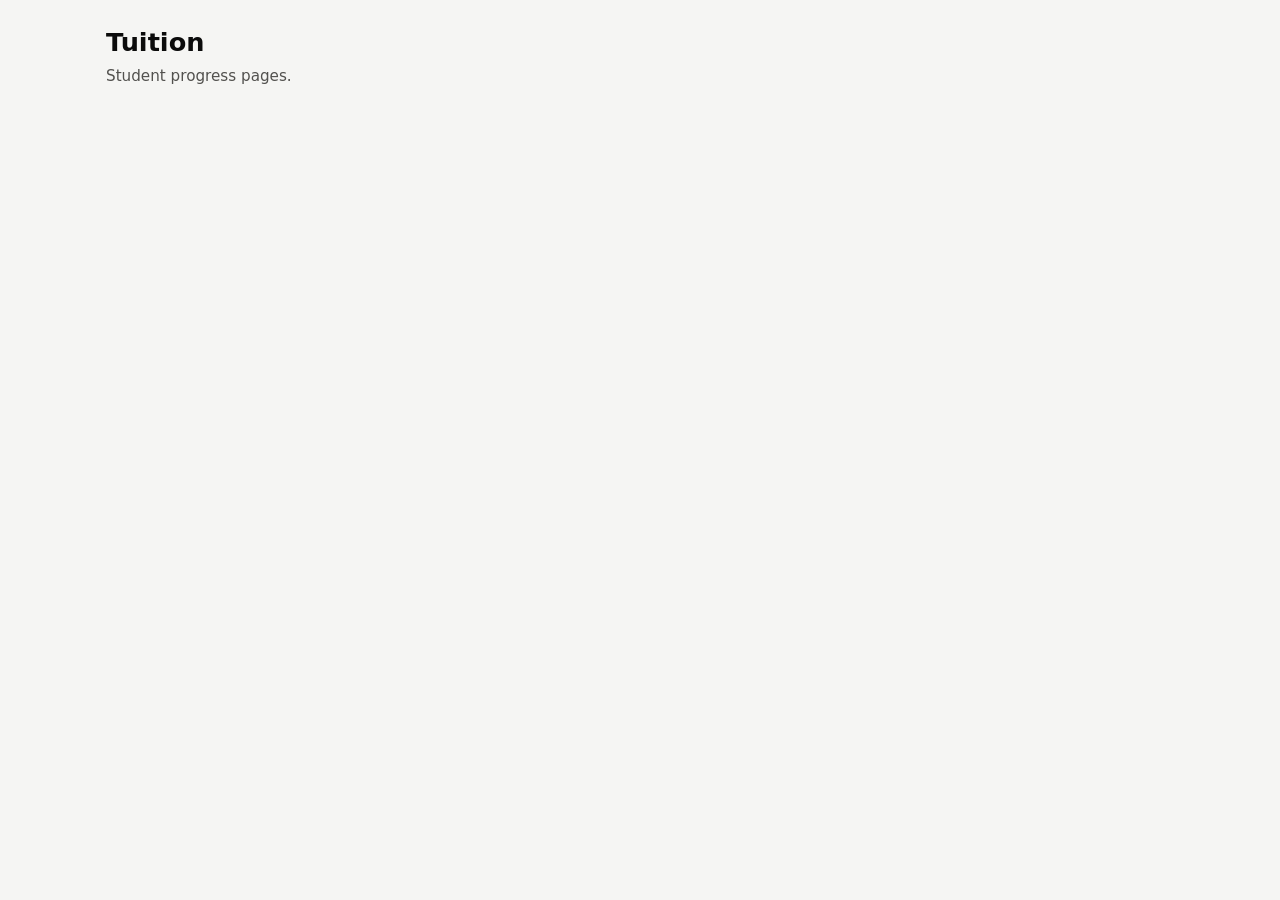
<file: index.html>
<!DOCTYPE html>
<html lang="en">
<head>
<meta charset="utf-8">
<meta name="viewport" content="width=device-width, initial-scale=1">
<meta name="robots" content="noindex, nofollow">
<title>Tuition</title>
<link rel="stylesheet" href="assets/style.css">
</head>
<body>
<main>
  <h1>Tuition</h1>
  <p class="sub">Student progress pages.</p>
</main>
</body>
</html>
</file>
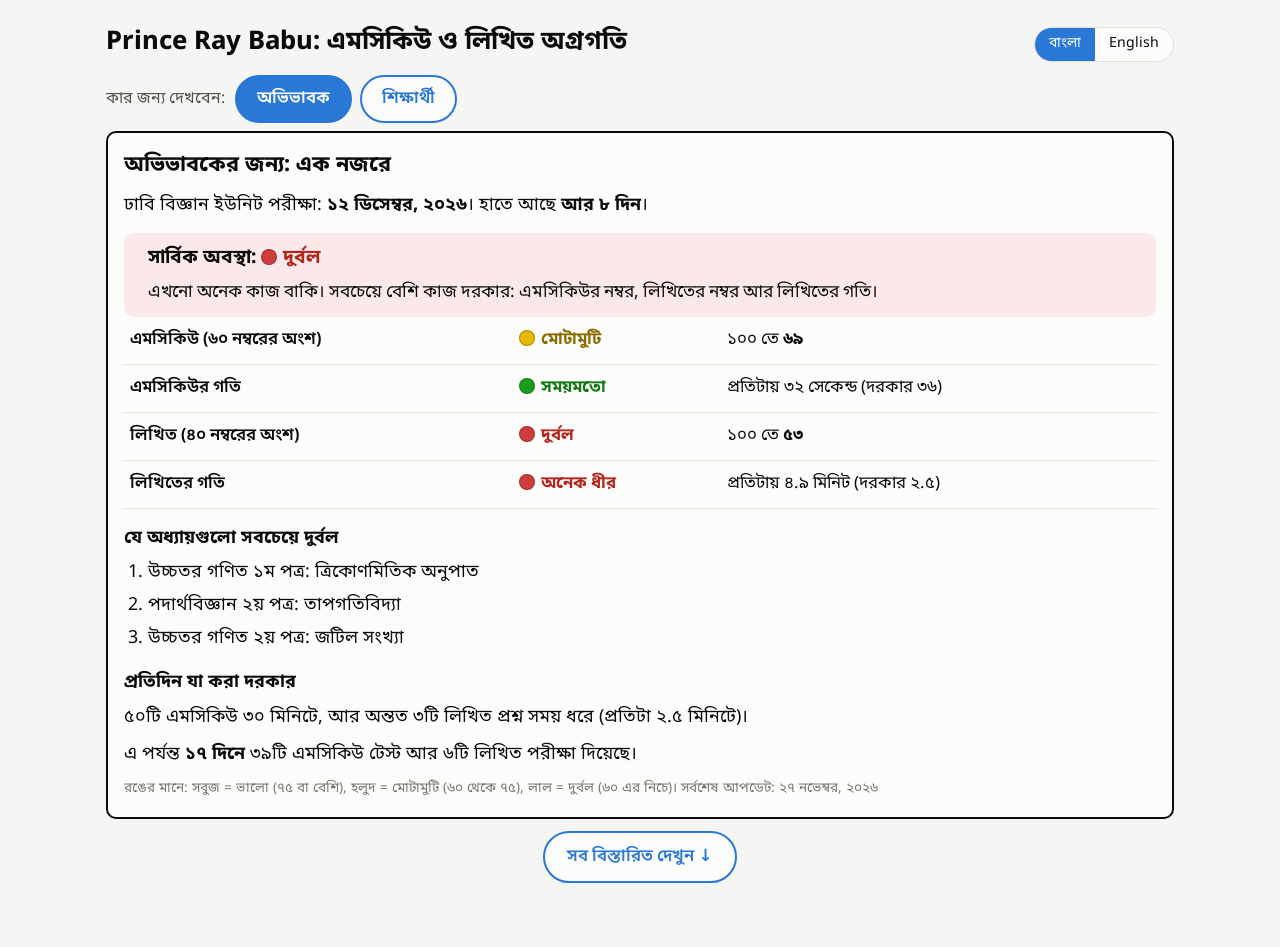
<file: prince/index.html>
<!DOCTYPE html>
<html lang="bn">
<head>
<meta charset="utf-8">
<meta name="viewport" content="width=device-width, initial-scale=1">
<meta name="robots" content="noindex, nofollow">
<title>MCQ Progress</title>
<link rel="preconnect" href="https://fonts.googleapis.com">
<link rel="preconnect" href="https://fonts.gstatic.com" crossorigin>
<link href="https://fonts.googleapis.com/css2?family=Noto+Sans+Bengali:wght@400;600;700&display=swap" rel="stylesheet">
<link rel="stylesheet" href="../assets/style.css">
<script src="https://cdn.plot.ly/plotly-2.35.2.min.js" charset="utf-8"></script>
</head>
<body>
<main>
  <div class="topbar">
    <h1><span id="student-name">Student</span>: <span data-t="title">MCQ Progress</span></h1>
    <div class="lang-switch" role="group" aria-label="Language / ভাষা">
      <button type="button" data-lang="bn" aria-pressed="true">বাংলা</button>
      <button type="button" data-lang="en" aria-pressed="false">English</button>
    </div>
  </div>
  <div class="view-switch" role="group" aria-labelledby="v-label"><span id="v-label" data-t="vLabel"></span>
    <button type="button" data-view="guardian" data-t="vGuardian"></button><button type="button" data-view="student" data-t="vStudent"></button></div>
  <section class="card guardian" id="guardian"></section>
  <p class="g-toggle-wrap"><button class="g-toggle" id="g-toggle" type="button" aria-expanded="true" aria-controls="details"></button></p>
  <div id="details">
  <p><button class="report-btn" id="open-report" type="button" data-t="openReport">Open overall report</button></p>

  <section class="profile" id="profile"></section>
  <div class="filters" id="filters"></div>

  <section class="part part-mcq" id="part-mcq">
    <div class="part-head"><span class="badge">MCQ</span><div><h2 data-t="partMcq"></h2><p class="part-sub" id="sub"></p></div></div>
    <div class="tiles" id="tiles"></div>
  <section class="charts">
    <div class="card chart"><h2 data-t="cScore"></h2><p class="how" data-t="cScoreHow"></p><div class="plot" id="plot-score"></div></div>
    <div class="card chart"><h2 data-t="cSlow"></h2><p class="how" data-t="cSlowHow"></p><div class="plot" id="plot-slow"></div></div>
    <div class="card chart"><h2 data-t="cCws"></h2><p class="how" data-t="cCwsHow"></p><div class="plot" id="plot-cws"></div></div>
    <div class="card chart"><h2 data-t="cSpeed"></h2><p class="how" data-t="cSpeedHow"></p><div class="plot" id="plot-speed"></div></div>
  </section>
  <div class="card">
    <h2 data-t="allTests"></h2>
    <div class="table-wrap"><table>
      <thead><tr><th data-t="thDate"></th><th data-t="thSubj"></th><th class="left" data-t="thCh"></th><th data-t="thTotal"></th><th data-t="thTime"></th>
        <th data-t="correct"></th><th data-t="wrong"></th><th data-t="skipped"></th><th data-t="thScore"></th><th data-t="thVs"></th><th data-t="thPer"></th><th class="left" data-t="thBook"></th></tr></thead>
      <tbody id="rows"></tbody>
    </table></div>
    <p class="both-note" data-t="bothNote"></p>
  </div>
  </section>

  <section class="part part-written" id="written-sec" hidden>
    <div class="part-head"><span class="badge" data-t="wBadge"></span><div><h2 data-t="wTitle"></h2><p class="part-sub" id="w-sub"></p></div></div>
    <div class="tiles" id="w-tiles"></div>
    <div class="card chart"><h2 data-t="wChart"></h2><p class="how" data-t="wChartHow"></p><div class="plot" id="plot-written"></div></div>
    <div class="card"><h2 data-t="wAll"></h2>
    <div class="table-wrap"><table>
      <thead><tr><th data-t="thDate"></th><th data-t="thSubj"></th><th class="left" data-t="thCh"></th><th data-t="wQ"></th><th data-t="wMarks"></th><th data-t="thScore2"></th><th data-t="wTime"></th></tr></thead>
      <tbody id="wrows"></tbody>
    </table></div>
    <p class="both-note" data-t="bothNote"></p></div>
  </section>

  <section class="card report" id="report">
    <h2 data-t="reportTitle"></h2>
    <div id="report-body"></div>
  </section>

  <footer data-t="footer"></footer>
  </div>
</main>

<div class="modal-backdrop" id="report-modal" hidden>
  <div class="modal card report" role="dialog" aria-modal="true" aria-labelledby="modal-title">
    <div class="modal-head">
      <div class="lang-switch" role="group" aria-label="Language / ভাষা">
        <button type="button" data-lang="bn" aria-pressed="true">বাংলা</button>
        <button type="button" data-lang="en" aria-pressed="false">English</button>
      </div>
      <button class="modal-x" id="modal-close" type="button" aria-label="Close">&times;</button>
    </div>
    <h2 id="modal-title"></h2>
    <div id="modal-body"></div>
    <p class="modal-foot"><button class="report-btn" id="modal-ok" type="button"></button></p>
  </div>
</div>
<script src="../assets/i18n.js"></script>
<script src="../assets/report.js"></script>
<script src="../assets/gist.js"></script>
<script src="../assets/guardian.js"></script>
<script src="../assets/student.js"></script>
</body>
</html>
</file>
<file: assets/style.css>
:root {
  color-scheme: light;
  --surface-0: #f5f5f3; --surface-1: #fcfcfb; --border: #e2e1dc;
  --text-primary: #0b0b0b; --text-secondary: #52514e; --text-muted: #77766f;
  --series-1: #2a78d6; --good: #0ca30c; --critical: #d03b3b; --neutral: #a3a29b;
  --grid: #ecebe7;
  --written: #c2620a; --written-bg: #fdf3ea; --mcq-bg: #eef4fc;
  --both: #7b3fbf; --both-bg: #f1e9fb;
}
@media (prefers-color-scheme: dark) {
  :root {
    color-scheme: dark;
    --surface-0: #121211; --surface-1: #1a1a19; --border: #33332f;
    --text-primary: #f0efec; --text-secondary: #c3c2b7; --text-muted: #9a998f;
    --series-1: #3987e5; --neutral: #6f6e67; --grid: #2a2a27;
    --written: #e8883a; --written-bg: #2a2018; --mcq-bg: #17212d;
    --both: #c39bf0; --both-bg: #2a2036;
  }
}
* { box-sizing: border-box; }
body { margin: 0; font-family: "Noto Sans Bengali", system-ui, -apple-system, "Segoe UI", Roboto, Arial, sans-serif;
  background: var(--surface-0); color: var(--text-primary); line-height: 1.45; }
main { max-width: 1100px; margin: 0 auto; padding: 24px 16px 48px; }
h1 { font-size: 1.6rem; margin: 0 0 4px; }
h2 { font-size: 1.05rem; margin: 0 0 12px; }
.sub { color: var(--text-secondary); margin: 0 0 20px; font-size: .95rem; }
.card { background: var(--surface-1); border: 1px solid var(--border); border-radius: 10px; padding: 16px; }
.profile { display: grid; grid-template-columns: repeat(auto-fit, minmax(240px, 1fr)); gap: 12px; margin-bottom: 20px; }
.profile dl { margin: 0; display: grid; grid-template-columns: max-content 1fr; gap: 4px 12px; font-size: .92rem; }
.profile dt { color: var(--text-muted); }
.profile dd { margin: 0; }
.tiles { display: grid; grid-template-columns: repeat(auto-fit, minmax(150px, 1fr)); gap: 12px; margin-bottom: 20px; }
.tile .label { color: var(--text-secondary); font-size: .82rem; }
.tile .value { font-size: 1.7rem; font-weight: 650; }
.tile .hint { color: var(--text-muted); font-size: .78rem; }
.filters { display: flex; flex-wrap: wrap; gap: 8px; align-items: center; margin-bottom: 12px; }
.filters span { color: var(--text-secondary); font-size: .9rem; margin-right: 4px; }
.filters button { font: inherit; font-size: .88rem; padding: 6px 12px; border-radius: 999px; cursor: pointer;
  border: 1px solid var(--border); background: var(--surface-1); color: var(--text-primary); }
.filters button[aria-pressed="true"] { background: var(--series-1); border-color: var(--series-1); color: #fff; }
.charts { display: grid; grid-template-columns: repeat(auto-fit, minmax(440px, 1fr)); gap: 12px; margin-bottom: 20px; }
@media (max-width: 520px) { .charts { grid-template-columns: 1fr; } }
.chart h2 { margin-bottom: 2px; }
.chart .how { color: var(--text-muted); font-size: .82rem; margin: 0 0 6px; }
.plot { height: 300px; }
.table-wrap { overflow-x: auto; }
table { border-collapse: collapse; width: 100%; font-size: .88rem; }
th, td { padding: 8px 10px; border-bottom: 1px solid var(--border); text-align: center; white-space: nowrap; }
th { color: var(--text-secondary); font-weight: 600; }
td.left, th.left { text-align: left; white-space: normal; min-width: 170px; }
th, td { padding: 8px 8px; }
.slow { color: var(--critical); font-weight: 600; }
.ok { color: var(--good); font-weight: 600; }
footer { color: var(--text-muted); font-size: .8rem; margin-top: 24px; }
a { color: var(--series-1); }
.report-btn { font: inherit; font-size: .92rem; padding: 8px 16px; border-radius: 999px; cursor: pointer;
  border: 1px solid var(--series-1); background: var(--series-1); color: #fff; }
.report { margin-bottom: 20px; }
.report h3 { font-size: .98rem; margin: 16px 0 6px; }
.report ul, .report ol { margin: 0; padding-left: 20px; }
.report li { margin: 4px 0; }
.report .lead { margin-top: 0; }
.report .topics { color: var(--text-secondary); font-size: .88rem; }
.report .note { color: var(--text-secondary); font-size: .9rem; background: var(--surface-0); border-radius: 8px; padding: 8px 10px; }
.report .how { color: var(--text-muted); font-size: .8rem; margin-top: 14px; }
.up { color: var(--good); font-weight: 600; }
.down { color: var(--critical); font-weight: 600; }
.modal-backdrop { position: fixed; inset: 0; background: rgba(0,0,0,.55); display: flex; align-items: center; justify-content: center; padding: 16px; z-index: 50; }
.modal-backdrop[hidden] { display: none; }
.modal { position: relative; max-width: 760px; width: 100%; max-height: 88vh; overflow-y: auto; padding: 24px 24px 16px; box-shadow: 0 10px 40px rgba(0,0,0,.3); }
.modal-x { width: 36px; height: 36px; border-radius: 50%; border: 1px solid var(--border);
  background: var(--surface-1); color: var(--text-primary); font-size: 1.4rem; line-height: 1; cursor: pointer; }
.modal-x:hover { background: var(--surface-0); }
.modal-foot { text-align: right; margin: 16px 0 0; }
body.no-scroll { overflow: hidden; }

.topbar { display: flex; flex-wrap: wrap; gap: 12px; align-items: center; justify-content: space-between; }
.lang-switch { display: inline-flex; border: 1px solid var(--border); border-radius: 999px; overflow: hidden; background: var(--surface-1); }
.lang-switch button { font: inherit; font-size: .88rem; padding: 6px 14px; border: 0; background: transparent; color: var(--text-primary); cursor: pointer; }
.lang-switch button[aria-pressed="true"] { background: var(--series-1); color: #fff; }
.modal-head { display: flex; justify-content: space-between; align-items: center; gap: 12px; margin-bottom: 4px; }

.modal.report { max-width: 560px; }
.gist-hello { font-size: 1.1rem; font-weight: 700; margin: 4px 0 10px; }
.gist { list-style: none; padding: 0 !important; margin: 0; }
.gist li { background: var(--surface-0); border-radius: 10px; padding: 10px 12px; margin: 8px 0; font-size: 1rem; line-height: 1.5; }

/* MCQ and written are two clearly separate parts */
.part { border-radius: 14px; padding: 14px; margin-bottom: 20px; border: 2px solid var(--series-1); background: var(--mcq-bg); }
.part-written { border-color: var(--written); background: var(--written-bg); }
.part > .card, .part .charts .card { margin-bottom: 12px; }
.part .charts { margin-bottom: 0; }
.part-head { display: flex; gap: 12px; align-items: flex-start; margin-bottom: 12px; }
.part-head h2 { font-size: 1.25rem; margin: 2px 0 4px; }
.part-sub { color: var(--text-secondary); font-size: .9rem; margin: 0; }
.badge { flex: none; font-weight: 700; font-size: .95rem; color: #fff; background: var(--series-1); border-radius: 8px; padding: 6px 12px; }
.part-written .badge { background: var(--written); }
.part-written .tile .value { color: var(--written); }
.report h3.h-written { color: var(--written); }

/* Guardian card: big, plain, readable on a phone */
.guardian { border: 2px solid var(--text-primary); margin: 8px 0 12px; font-size: 1.12rem; line-height: 1.6; }
.guardian h2 { font-size: 1.35rem; margin: 0 0 8px; }
.guardian h3 { font-size: 1.12rem; margin: 16px 0 6px; }
.g-exam { margin: 0 0 12px; }
.g-overall { border-radius: 10px; padding: 10px 14px; margin-bottom: 12px; font-size: 1.2rem; }
.g-overall p { margin: 6px 0 0; font-size: 1.08rem; }
.g-overall.g-good { background: #e7f6e7; } .g-overall.g-mid { background: #fdf6dc; } .g-overall.g-weak { background: #fbe9e9; }
.g-ov-label { font-weight: 700; }
.g-table { width: 100%; font-size: 1.05rem; }
.g-table th, .g-table td { text-align: left; white-space: normal; padding: 10px 6px; vertical-align: middle; }
.g-table th { color: var(--text-primary); font-weight: 600; }
.g-light { white-space: nowrap !important; }
.gl { display: inline-block; width: 16px; height: 16px; border-radius: 50%; margin-right: 6px; vertical-align: -2px; border: 1px solid rgba(0,0,0,.25); }
.gl-good { background: #1a9e1a; } .gl-mid { background: #e6b800; } .gl-weak { background: #d03b3b; }
.gw { font-weight: 700; } .gw-good { color: #157a15; } .gw-mid { color: #8a6d00; } .gw-weak { color: #b3261e; }
.g-weak { margin: 0; padding-left: 24px; } .g-weak li { margin: 4px 0; }
.g-daily, .g-effort { margin: 0 0 8px; }
.g-small { color: var(--text-muted); font-size: .85rem; margin: 10px 0 0; }
.g-toggle-wrap { text-align: center; margin: 0 0 16px; }
.g-toggle { font: inherit; font-size: 1.05rem; font-weight: 600; padding: 12px 22px; border-radius: 999px; cursor: pointer;
  border: 2px solid var(--series-1); background: var(--surface-1); color: var(--series-1); min-height: 48px; }
@media (prefers-color-scheme: dark) {
  .g-overall.g-good { background: #16301a; } .g-overall.g-mid { background: #33300f; } .g-overall.g-weak { background: #3a1a1a; }
  .gw-good { color: #6fd86f; } .gw-mid { color: #f0d050; } .gw-weak { color: #ff8a80; }
}
@media (max-width: 600px) {
  main { padding: 12px 12px 40px; }
  .guardian { font-size: 1.15rem; padding: 14px; }
  .g-table th, .g-table td { display: block; padding: 2px 0; }
  .g-table tr { display: block; padding: 10px 0; border-bottom: 1px solid var(--border); }
  .g-table th { border: 0; } .g-table td { border: 0; }
}

/* Guardian / Student view switch */
.view-switch { display: flex; flex-wrap: wrap; align-items: center; gap: 8px; margin: 10px 0 4px; font-size: 1rem; }
.view-switch span { color: var(--text-secondary); margin-right: 2px; }
.view-switch button { font: inherit; font-size: 1.05rem; font-weight: 600; padding: 10px 20px; min-height: 46px; border-radius: 999px; cursor: pointer;
  border: 2px solid var(--series-1); background: var(--surface-1); color: var(--series-1); }
.view-switch button[aria-pressed="true"] { background: var(--series-1); color: #fff; }

/* chapter done in BOTH MCQ and written */
.both { color: var(--both); font-weight: 700; }
tr.both-row td { background: var(--both-bg); }
.both-tag { display: inline-block; margin-top: 2px; padding: 0 6px; border-radius: 8px; font-size: 11px; font-weight: 700; color: #fff; background: var(--both); }
.both-note { margin: 8px 0 0; font-size: 13px; color: var(--text-secondary); }
</file>
